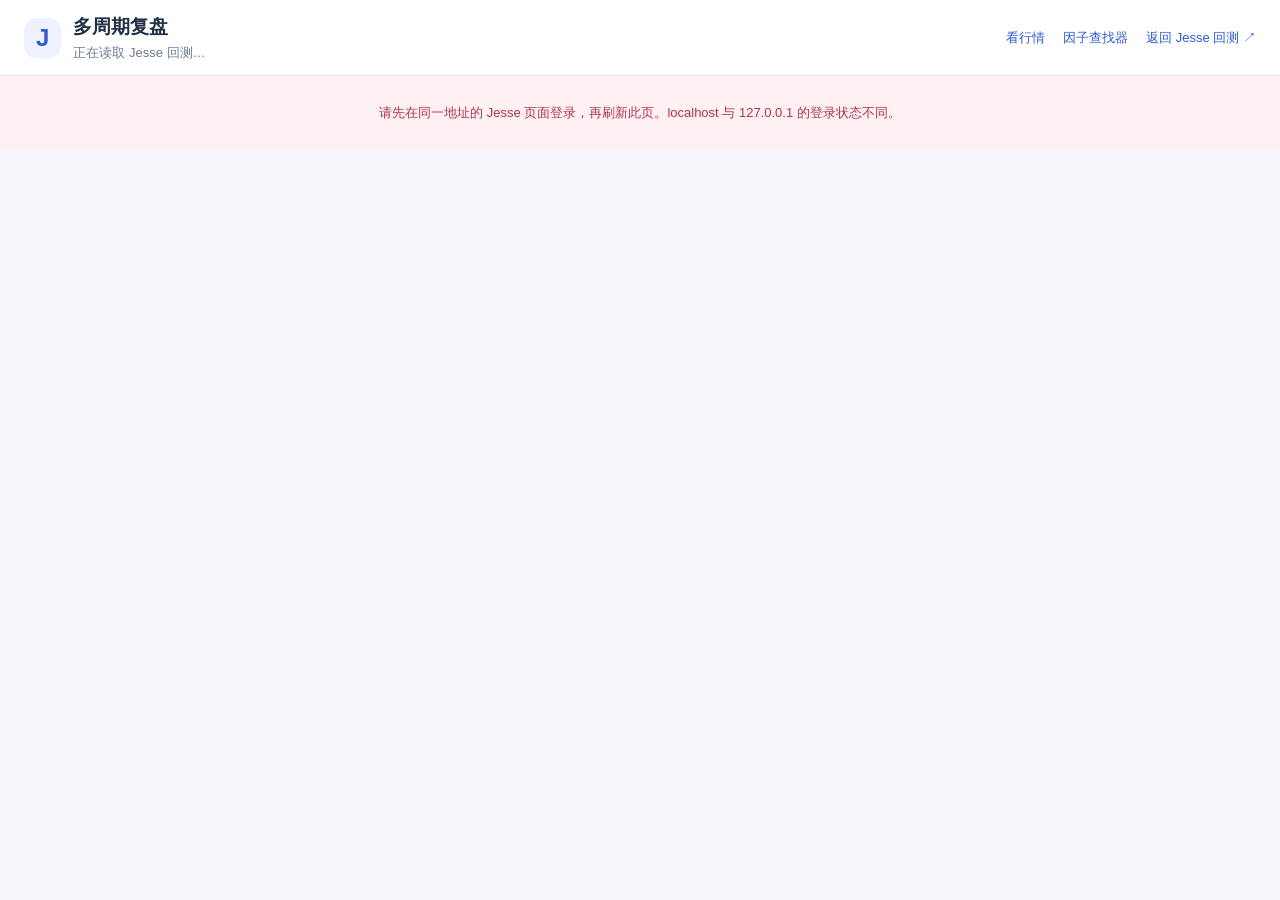
<file: jesse/static/review/index.html>
<!doctype html>
<html lang="zh-CN">
<head>
  <meta charset="utf-8">
  <meta name="viewport" content="width=device-width, initial-scale=1">
  <title>多周期复盘 · Jesse</title>
  <link rel="icon" href="/favicon.ico">
  <link rel="stylesheet" href="./review.css?v=20261118a">
</head>
<body>
  <header>
    <div><span class="brand">J</span><div><h1>多周期复盘</h1><p id="session-title">正在读取 Jesse 回测…</p></div></div>
    <nav class="header-links"><a id="market-link" href="./market.html">看行情</a><a id="finder-link" href="./finder.html">因子查找器</a><a id="dashboard" href="/">返回 Jesse 回测 ↗</a></nav>
  </header>
  <section id="picker" class="picker" aria-label="选择回测" hidden>
    <button id="picker-toggle" type="button" aria-expanded="false" aria-controls="picker-panel">选择回测</button>
    <div id="picker-panel" hidden>
      <input id="picker-search" type="search" placeholder="按标题搜索（回车立即搜索）" aria-label="按标题搜索回测" autocomplete="off">
      <p id="picker-message" role="status"></p>
      <ul id="picker-list" aria-label="回测列表"></ul>
      <button id="picker-more" type="button" hidden>加载更多</button>
    </div>
  </section>
  <div id="status" role="status">正在加载…</div>
  <div id="workspace" hidden>
    <section class="toolbar" aria-label="查看设置">
      <label>交易路由 <select id="route" aria-label="交易路由"></select></label>
      <label>共同时间窗口 <select id="span" aria-label="共同时间窗口"><option value="21600">6 小时</option><option value="43200" selected>12 小时</option><option value="86400">24 小时</option></select></label>
      <button id="previous">← 上一笔</button><button id="next">下一笔 →</button>
      <button id="entry" class="trade-only">定位入场</button><button id="exit" class="trade-only">定位离场</button>
      <button id="snapshot-all" title="截取所有周期图并拼接成一张，可标注后发给 Claude">截全部</button>
      <button id="open-settings" aria-controls="display-settings" aria-expanded="false">周期与指标</button>
      <label><input id="show-values" type="checkbox">显示指标数值</label>
      <label class="toggle"><input id="show-panes" type="checkbox" checked>显示副图</label>
      <label class="trade-only"><input id="all-markers" type="checkbox">显示全部成交</label>
    </section>
    <details id="display-settings" class="display-settings">
      <summary>周期与指标设置 <span>仅影响复盘显示，应用到所有已选周期</span></summary>
      <section aria-label="周期选择">
        <div class="settings-heading"><h2>显示周期 <small>可多选</small></h2><button id="strategy-periods">使用策略配置周期</button></div>
        <div id="timeframe-list" class="timeframe-list"></div>
        <p id="timeframe-note"></p>
      </section>
      <section aria-label="指标设置">
        <div class="settings-heading"><h2>添加主图 / 附图指标</h2><span>SMA / EMA / 布林带叠加主图，其余显示为独立附图</span></div>
        <form id="indicator-form" class="indicator-form">
          <label>指标 <select id="indicator-type" aria-label="指标类型"></select></label>
          <div id="indicator-params" class="indicator-params"></div>
          <label>颜色 <input id="indicator-color" aria-label="指标颜色" type="color" value="#dd9a23"></label>
          <button id="save-indicator" type="submit">添加指标</button>
          <button id="cancel-indicator" type="button" hidden>取消编辑</button>
        </form>
        <div id="indicator-list" class="indicator-list" aria-label="已添加指标"></div>
        <p>参数为当前 K 线周期的根数，例如 EMA20 在 1h 图上表示 20 根小时 K 线。设置保存在当前浏览器。</p>
      </section>
      <p id="settings-message" role="status"></p>
    </details>
    <main>
      <aside>
        <div class="aside-head"><h2><strong id="aside-title">交易记录</strong> <span id="trade-count"></span></h2>
          <select id="sort" class="trade-only" aria-label="交易排序"><option value="recent">时间顺序</option><option value="worst">亏损优先</option><option value="best">盈利优先</option></select>
          <div id="ride-filter" class="ride-filter" aria-label="按周期过滤" hidden></div>
        </div>
        <div id="trades" aria-label="交易列表"></div>
      </aside>
      <section class="review">
        <section class="selection" aria-label="当前交易">
          <div id="signal-bar" class="signal-bar" role="status" hidden><strong id="signal-text"></strong><span id="signal-advice"></span></div>
          <div id="trade-info"></div><strong id="context"></strong>
          <p id="order-info"></p>
          <section id="conditions" class="conditions" aria-label="入场与离场条件" hidden>
            <div class="conditions-head"><h3>入场 / 离场条件</h3><button id="conditions-toggle" type="button" aria-controls="conditions-body" aria-expanded="true">收起</button></div>
            <div id="conditions-body" class="conditions-body"></div>
          </section>
        </section>
        <div class="notice">所选周期与附图时间联动 · 时间统一为 UTC · 蓝色竖线定位事件所在 K 线。图上包含事件后的历史走势；判断信号请看“入场时已收盘”数值。高周期由保存的 1m 数据合成。</div>
        <div id="charts" class="chart-grid"></div>
        <p class="footnote">指标按各周期自己的 K 线计算，参数是该周期的 K 线根数。图例默认显示入场时最后一根已收盘 K 线的数值，鼠标悬停时显示所指 K 线。缺失分钟或不完整的高周期 K 线不绘制；遇到缺口时指标重新预热，开头根数不足时不显示。回测图表没有导出 warmup 历史，所以开头的指标值不可用。卡片顶部的“策略参考 SMA5”与显示设置无关。图表上下文在 1m 收盘后记录，不等同于原始挂单产生时的完整信号。成交时间按 Jesse 回测记录，无法还原分钟内的先后顺序。</p>
      </section>
    </main>
  </div>
  <script type="module">
    // REVIEW_VERSION: change it (and every "?v=" in the .mjs imports and the stylesheet link) whenever
    // any file in this folder changes. tests/review-version.test.mjs checks that they all match.
    const REVIEW_VERSION = '20261118a';
    // Settings live in the project's storage/review-prefs.json too (T-58): bring the server's copy into localStorage
    // *before* the page module reads its own settings, so a new address / computer / browser opens with the saved ones.
    // No login token, or a server that does not answer within 3 seconds, keeps this browser's own settings.
    try {
      const { loadPrefs } = await import(`./prefs-sync.mjs?v=${REVIEW_VERSION}`);
      await loadPrefs();
    } catch (error) {
      console.warn('[prefs] 设置同步未启用：', error);
    }
    import(`./app.mjs?v=${REVIEW_VERSION}`).catch(error => {
      const status = document.getElementById('status');
      status.hidden = false; status.classList.add('error'); status.textContent = `复盘页脚本加载失败：${error.message}`;
    });
  </script>
</body>
</html>
</file>
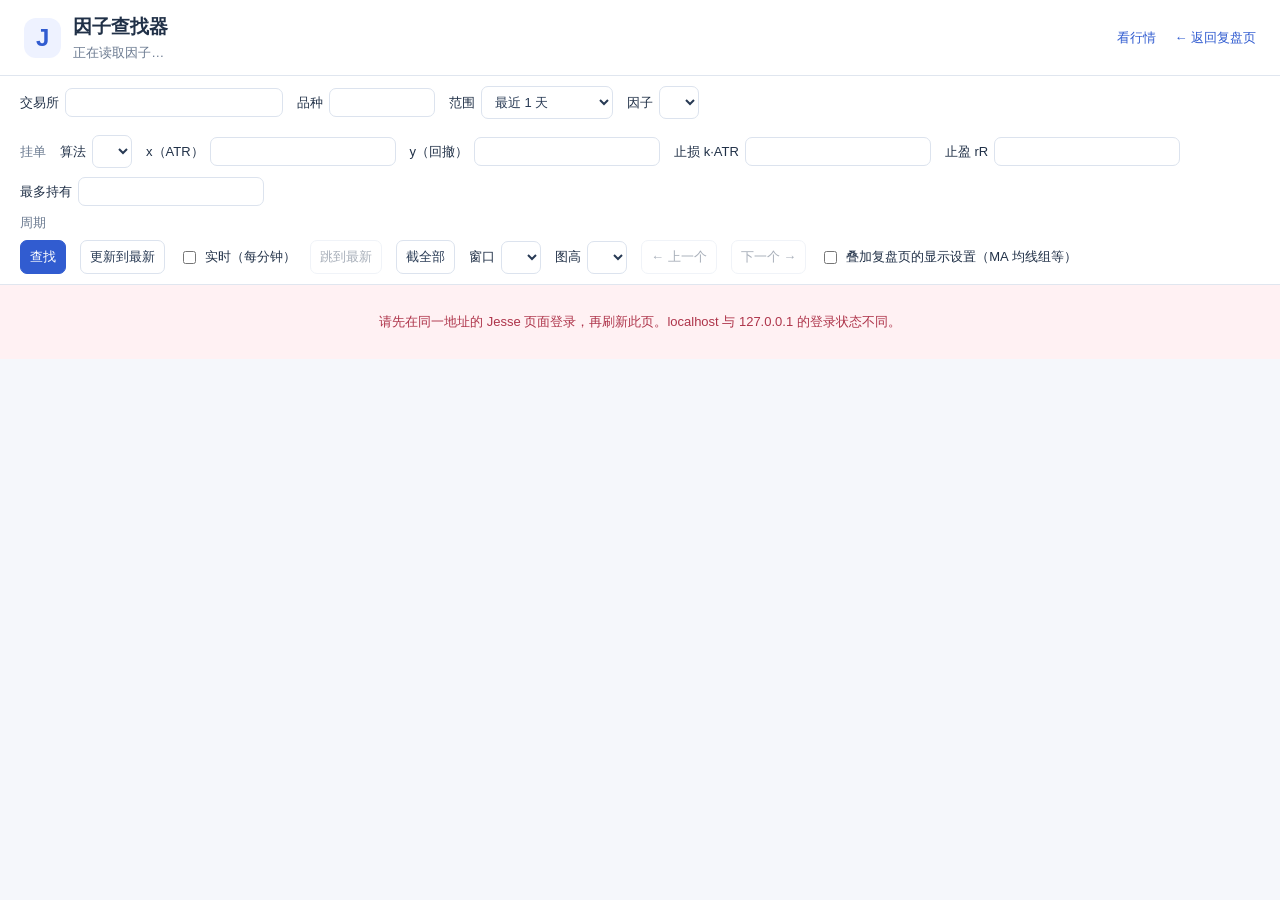
<file: jesse/static/review/finder.html>
<!doctype html>
<html lang="zh-CN">
<head>
  <meta charset="utf-8">
  <meta name="viewport" content="width=device-width, initial-scale=1">
  <title>因子查找器 · Jesse</title>
  <link rel="icon" href="/favicon.ico">
  <link rel="stylesheet" href="./review.css?v=20261118a">
</head>
<body class="signal-mode finder">
  <header>
    <div><span class="brand">J</span><div><h1>因子查找器</h1><p id="data-note">正在读取因子…</p></div></div>
    <div class="header-links"><span id="live-note" class="live-note" hidden></span><a id="market-link" href="./market.html">看行情</a><a id="back" href="./index.html">← 返回复盘页</a></div>
  </header>
  <!-- novalidate: the 挂单 boxes keep their arrow steps (0.05 / 0.1 / 0.5) but defaults like y 0.382 and k 1 (min 0.01) are off that grid, and the browser then refused to submit "查找"; the page clamps every value itself. -->
  <form id="finder-form" class="finder-form" aria-label="查找条件" autocomplete="off" novalidate>
    <div class="finder-row">
      <label>交易所 <input id="f-exchange" aria-label="交易所" size="24"></label>
      <label>品种 <input id="f-symbol" aria-label="品种" size="10"></label>
      <label>范围 <select id="f-range" aria-label="范围">
        <option value="1">最近 1 天</option><option value="3">最近 3 天</option><option value="7">最近 7 天</option>
        <option value="14">最近 14 天</option><option value="30">最近 30 天</option><option value="90">最近 90 天</option><option value="180">最近 180 天</option><option value="365">最近 365 天</option>
        <option value="custom">自定义（UTC）</option></select></label>
      <span id="f-custom" class="finder-custom" hidden>
        <label>开始 <input id="f-start" type="datetime-local" aria-label="开始时间（UTC）"></label>
        <label>结束 <input id="f-finish" type="datetime-local" aria-label="结束时间（UTC），留空为最新"></label>
      </span>
      <label>因子 <select id="f-factor" aria-label="因子"></select></label>
    </div>
    <p id="f-description" class="finder-description"></p>
    <div class="finder-row">
      <span id="f-params" class="finder-params"></span>
    </div>
    <div class="finder-row">
      <span class="finder-label">挂单</span>
      <label>算法 <select id="f-limit-rule" aria-label="挂单价算法"></select></label>
      <label>x（ATR）<input id="f-limit-x" type="number" step="0.05" min="0" aria-label="收盘价往回让 x 倍 ATR"></label>
      <label>y（回撤）<input id="f-limit-y" type="number" step="0.05" min="0" aria-label="回撤 y 倍振幅"></label>
      <label>止损 k·ATR <input id="f-limit-k" type="number" step="0.1" min="0.01" aria-label="止损 ATR 倍数"></label>
      <label>止盈 rR <input id="f-limit-r" type="number" step="0.5" min="0.01" aria-label="止盈 R 倍数"></label>
      <label>最多持有 <input id="f-limit-hold" type="number" step="1" min="1" aria-label="最多持有根数"></label>
    </div>
    <div class="finder-row">
      <span class="finder-label">周期</span><span id="f-timeframes" class="timeframe-list"></span>
    </div>
    <div class="finder-row">
      <button id="f-run" type="submit">查找</button>
      <button id="f-import" type="button">更新到最新</button>
      <label class="finder-live"><input id="f-live" type="checkbox">实时（每分钟）</label>
      <button id="f-latest" type="button" disabled>跳到最新</button>
      <button id="snapshot-all" type="button" title="截取所有周期图并拼接成一张，可标注后发给 Claude">截全部</button>
      <label>窗口 <select id="f-window" aria-label="共同时间窗口"></select></label>
      <label>图高 <select id="f-height" aria-label="K 线图高度"></select></label>
      <button id="previous" type="button" disabled>← 上一个</button><button id="next" type="button" disabled>下一个 →</button>
      <label><input id="f-overlay" type="checkbox">叠加复盘页的显示设置（MA 均线组等）</label>
    </div>
  </form>
  <div id="status" role="status">正在加载…</div>
  <main id="results" hidden>
    <aside>
      <div class="aside-head"><h2><strong id="aside-title">信号区间</strong> <span id="trade-count"></span></h2>
        <button id="ride-latest" class="ride-latest" type="button" disabled title="选中列表里最新的一个区间">最新信号 ↓</button>
        <div id="ride-filter" class="ride-filter" aria-label="按周期过滤"></div>
      </div>
      <div class="label-bar">
        <span id="label-counts" class="label-counts">趋势 好 0 / 坏 0 · 挂单 好 0 / 坏 0 · 未标 0</span>
        <span id="label-filter" class="label-filter" aria-label="按标注过滤"></span>
      </div>
      <!-- 备注本 (T-57): the marks and candle notes below belong to the open book (storage/labels/<名字>.jsonl). The
           picker (bar-notes.mjs) is shared with 看行情 and both pages keep the choice in localStorage. -->
      <div id="label-book" class="book-slot" aria-label="备注本"></div>
      <p class="label-keys">快捷键：g/b 趋势好坏 · f/v 挂单好坏 · 同一个键再按一次取消 · 0 清除两项 · n 备注 · ←→ 翻页</p>
      <p class="bar-note-help">双击图上任意 K 线可写看法</p>
      <div id="note-show" class="label-note-show" role="button" tabindex="0" hidden></div>
      <div id="note-row" class="label-note" hidden>
        <input id="note-input" maxlength="500" aria-label="这个信号的备注" placeholder="备注，回车保存">
        <span id="note-hint" class="label-note-hint"></span>
      </div>
      <div id="trades" aria-label="区间列表"></div>
    </aside>
    <section class="review">
      <section class="selection" aria-label="当前状态">
        <div id="signal-bar" class="signal-bar" role="status"><strong id="signal-text"></strong><span id="signal-advice"></span><span id="bar-note" class="bar-note" hidden></span></div>
        <div id="trade-info"></div>
        <div id="condition" class="finder-condition"><strong id="condition-params"></strong><span id="condition-text"></span></div>
        <div id="limit-summary" class="finder-limit-summary"></div>
      </section>
      <div class="notice">时间统一为 UTC。数据直接来自数据库的 1m K 线（可含今天），信号、挂单、标注和统计只用已收盘的完整 K 线；打开“实时”时，每张图最右边多一根正在形成的 K 线（随成交实时跳动，叠加的均线/布林等指标线的最后一点也跟着变），它只用于显示，不产生信号、不参与挂单和统计；关掉“实时”后它消失，未收盘的高周期 K 线不显示。区间从所选范围的起点开始算，范围之前已经开始的区间会被截断。默认只画 K 线和所骑的均线；均线周期大于范围内已有 K 线根数时，起点附近画不出线。标注、备注和双击 K 线写的备注都存进当前「备注本」（左栏下拉切换，默认 <code>storage/labels/finder-labels.jsonl</code>，与看行情页同一本），Claude 可以直接读 <code>storage/labels/</code> 下的文件。</div>
      <div id="charts" class="chart-grid hide-values"></div>
    </section>
  </main>
  <script type="module">
    // REVIEW_VERSION: change it (and every "?v=" in the .mjs imports and the stylesheet link) whenever
    // any file in this folder changes. tests/review-version.test.mjs checks that they all match.
    const REVIEW_VERSION = '20261118a';
    // Settings live in the project's storage/review-prefs.json too (T-58): bring the server's copy into localStorage
    // *before* the page module reads its own settings, so a new address / computer / browser opens with the saved ones.
    // No login token, or a server that does not answer within 3 seconds, keeps this browser's own settings.
    try {
      const { loadPrefs } = await import(`./prefs-sync.mjs?v=${REVIEW_VERSION}`);
      await loadPrefs();
    } catch (error) {
      console.warn('[prefs] 设置同步未启用：', error);
    }
    import(`./finder.mjs?v=${REVIEW_VERSION}`).catch(error => {
      const status = document.getElementById('status');
      status.hidden = false; status.classList.add('error'); status.textContent = `查找器脚本加载失败：${error.message}`;
    });
  </script>
</body>
</html>
</file>
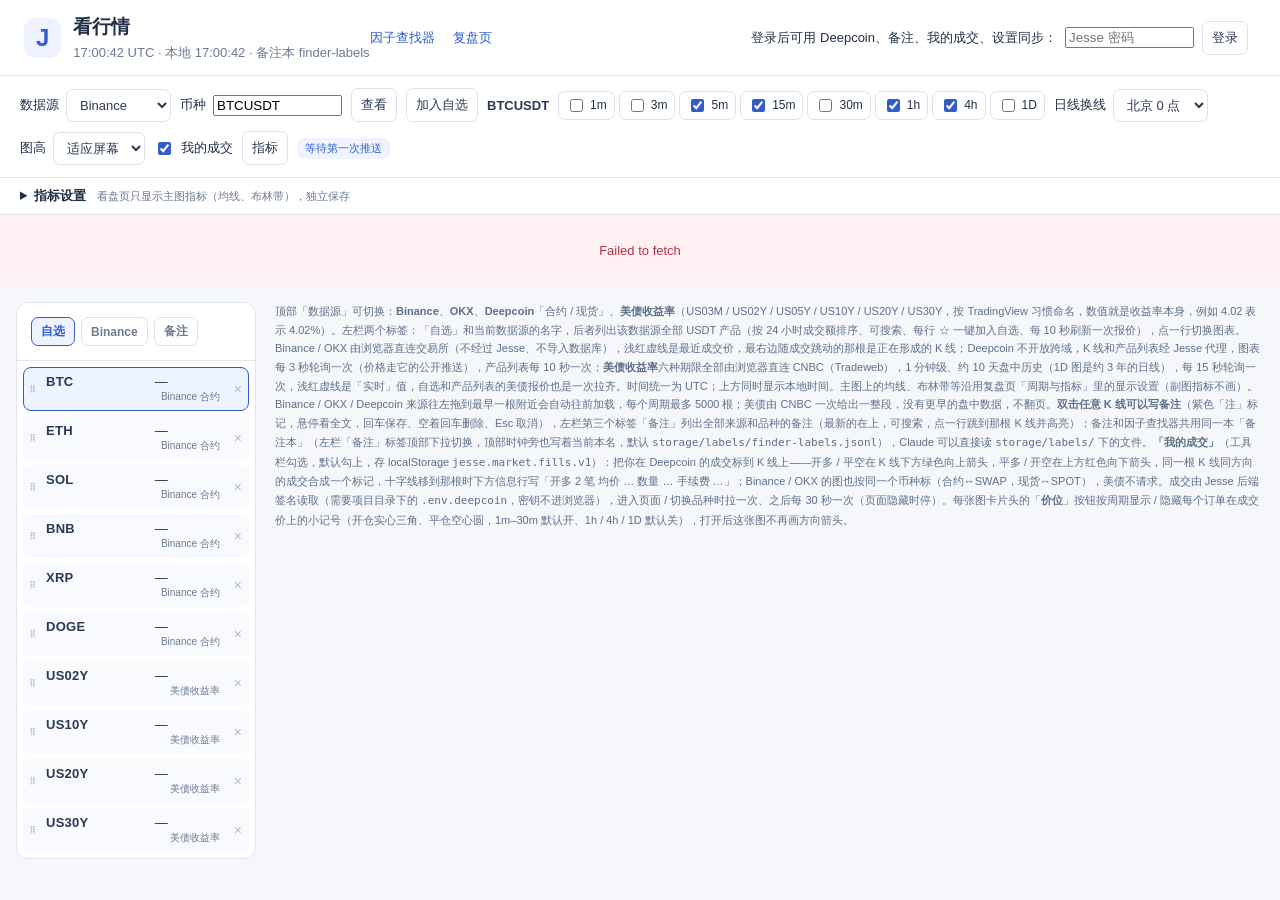
<file: jesse/static/review/market.html>
<!doctype html>
<html lang="zh-CN">
<head>
  <meta charset="utf-8">
  <meta name="viewport" content="width=device-width, initial-scale=1">
  <title>看行情 · Jesse</title>
  <link rel="icon" href="/favicon.ico">
  <link rel="stylesheet" href="./review.css?v=20261118a">
</head>
<body class="market">
  <header>
    <div><span class="brand">J</span><div><h1>看行情</h1><p id="m-clock">正在读取…</p></div></div>
    <nav class="header-links"><a id="finder-link" href="./finder.html">因子查找器</a><a id="back" href="./index.html">复盘页</a></nav>
  </header>
  <!-- novalidate: the symbol box takes btc / BTCUSDT / BTC-USDT / BTC-USDT-SWAP and the page normalizes it itself. -->
  <form id="m-form" class="toolbar market-controls" aria-label="行情设置" autocomplete="off" novalidate>
    <!-- 数据源 switches the whole page (Binance / OKX / Deepcoin / 美债收益率); 合约 | 现货 is a sub-tab of the
         product list on the left, not a source of its own. -->
    <label>数据源 <select id="m-source" aria-label="数据源"></select></label>
    <label>币种 <input id="m-symbol" size="14" placeholder="btc / BTCUSDT / BTC-USDT" aria-label="币种" spellcheck="false"></label>
    <label id="m-yield-label">品种 <select id="m-yield" aria-label="美债品种" hidden></select></label>
    <button id="m-open" type="submit">查看</button>
    <button id="m-add" type="button">加入自选</button>
    <span id="m-last" class="market-last"></span>
    <span id="m-timeframes" class="market-timeframes" aria-label="周期"></span>
    <label>日线换线 <select id="m-day-boundary" aria-label="日线换线">
      <option value="utc8">北京 0 点</option>
      <option value="utc">UTC 0 点</option>
    </select></label>
    <label>图高 <select id="m-height" aria-label="K 线图高度"></select></label>
    <!-- 我的成交 (T-59): the owner's own Deepcoin fills, marked on every crypto chart (contract <-> SWAP, spot <-> SPOT). -->
    <label class="market-fills" title="在 K 线上标出你在 Deepcoin 的成交（需要项目的 .env.deepcoin）"><input id="m-fills" type="checkbox"> 我的成交</label>
    <button id="open-settings" type="button" aria-controls="display-settings" aria-expanded="false">指标</button>
    <span id="m-live-note" class="live-note" hidden></span>
  </form>
  <details id="display-settings" class="display-settings">
    <summary>指标设置 <span>看盘页只显示主图指标（均线、布林带），独立保存</span></summary>
    <section aria-label="指标设置">
      <div class="settings-heading"><h2>添加主图指标</h2><span>看盘页只显示主图指标（均线、布林带）</span></div>
      <form id="indicator-form" class="indicator-form">
        <label>指标 <select id="indicator-type" aria-label="指标类型"></select></label>
        <div id="indicator-params" class="indicator-params"></div>
        <label>颜色 <input id="indicator-color" aria-label="指标颜色" type="color" value="#dd9a23"></label>
        <button id="save-indicator" type="submit">添加指标</button>
        <button id="cancel-indicator" type="button" hidden>取消编辑</button>
      </form>
      <div id="indicator-list" class="indicator-list" aria-label="已添加指标"></div>
      <p>参数为当前 K 线周期的根数，例如 EMA20 在 1h 图上表示 20 根小时 K 线。设置独立保存在当前浏览器。</p>
    </section>
    <p id="settings-message" role="status"></p>
  </details>
  <div id="status" role="status" hidden></div>
  <main id="market-main">
    <aside>
      <!-- 「自选」 and 「<当前数据源>」: the second tab lists every USDT product of the source on screen. -->
      <div class="aside-head">
        <div class="aside-tabs" role="tablist" aria-label="左栏">
          <button type="button" class="aside-tab" data-tab="watch" role="tab" aria-pressed="true">自选</button>
          <button type="button" class="aside-tab" data-tab="products" role="tab" aria-pressed="false">Binance</button>
          <button type="button" class="aside-tab" data-tab="notes" role="tab" aria-pressed="false">备注</button>
        </div>
      </div>
      <div id="watchlist" aria-label="自选列表"></div>
      <div id="products" aria-label="数据源产品列表" hidden>
        <div id="product-markets" class="product-markets" role="tablist" aria-label="合约 / 现货"></div>
        <input id="product-search" class="product-search" type="search" autocomplete="off" spellcheck="false" aria-label="搜索产品" placeholder="搜索，如 sol">
        <div id="product-count" class="product-count"></div>
        <div id="product-list"></div>
        <button id="product-more" class="product-more" type="button" hidden>显示更多</button>
      </div>
      <!-- 备注: every candle note of the open 备注本 (all sources and instruments, newest candle first). A row jumps to
           the chart that holds that candle; the box under the picker filters by the note's text or the instrument. -->
      <div id="notes" aria-label="K 线备注" hidden>
        <!-- 备注本 (T-57): which notebook these notes come from; the picker (bar-notes.mjs) is the finder's control too. -->
        <div id="note-book" class="book-slot" aria-label="备注本"></div>
        <input id="note-search" class="product-search" type="search" autocomplete="off" spellcheck="false" aria-label="搜索备注" placeholder="搜索备注文字或品种">
        <div id="note-count" class="product-count"></div>
        <div id="note-list"></div>
      </div>
    </aside>
    <section class="review">
      <div class="notice">顶部「数据源」可切换：<b>Binance</b>、<b>OKX</b>、<b>Deepcoin</b>「合约 / 现货」、<b>美债收益率</b>（US03M / US02Y / US05Y / US10Y / US20Y / US30Y，按 TradingView 习惯命名，数值就是收益率本身，例如 4.02 表示 4.02%）。左栏两个标签：「自选」和当前数据源的名字，后者列出该数据源全部 USDT 产品（按 24 小时成交额排序、可搜索、每行 ☆ 一键加入自选、每 10 秒刷新一次报价），点一行切换图表。Binance / OKX 由浏览器直连交易所（不经过 Jesse、不导入数据库），浅红虚线是最近成交价，最右边随成交跳动的那根是正在形成的 K 线；Deepcoin 不开放跨域，K 线和产品列表经 Jesse 代理，图表每 3 秒轮询一次（价格走它的公开推送），产品列表每 10 秒一次；<b>美债收益率</b>六种期限全部由浏览器直连 CNBC（Tradeweb），1 分钟级、约 10 天盘中历史（1D 图是约 3 年的日线），每 15 秒轮询一次，浅红虚线是「实时」值，自选和产品列表的美债报价也是一次拉齐。时间统一为 UTC；上方同时显示本地时间。主图上的均线、布林带等沿用复盘页「周期与指标」里的显示设置（副图指标不画）。Binance / OKX / Deepcoin 来源往左拖到最早一根附近会自动往前加载，每个周期最多 5000 根；美债由 CNBC 一次给出一整段，没有更早的盘中数据，不翻页。<b>双击任意 K 线可以写备注</b>（紫色「注」标记，悬停看全文，回车保存、空着回车删除、Esc 取消），左栏第三个标签「备注」列出全部来源和品种的备注（最新的在上，可搜索，点一行跳到那根 K 线并高亮）；备注和因子查找器共用同一本「备注本」（左栏「备注」标签顶部下拉切换，顶部时钟旁也写着当前本名，默认 <code>storage/labels/finder-labels.jsonl</code>），Claude 可以直接读 <code>storage/labels/</code> 下的文件。<b>「我的成交」</b>（工具栏勾选，默认勾上，存 localStorage <code>jesse.market.fills.v1</code>）：把你在 Deepcoin 的成交标到 K 线上——开多 / 平空在 K 线下方绿色向上箭头，平多 / 开空在上方红色向下箭头，同一根 K 线同方向的成交合成一个标记，十字线移到那根时下方信息行写「开多 2 笔 均价 … 数量 … 手续费 …」；Binance / OKX 的图也按同一个币种标（合约↔SWAP，现货↔SPOT），美债不请求。成交由 Jesse 后端签名读取（需要项目目录下的 <code>.env.deepcoin</code>，密钥不进浏览器），进入页面 / 切换品种时拉一次、之后每 30 秒一次（页面隐藏时停）。每张图卡片头的「<b>价位</b>」按钮按周期显示 / 隐藏每个订单在成交价上的小记号（开仓实心三角、平仓空心圆，1m–30m 默认开、1h / 4h / 1D 默认关），打开后这张图不再画方向箭头。</div>
      <div id="charts" class="chart-grid"></div>
    </section>
  </main>
  <script type="module">
    // REVIEW_VERSION: change it (and every "?v=" in the .mjs imports and the stylesheet link) whenever
    // any file in this folder changes. tests/review-version.test.mjs checks that they all match.
    const REVIEW_VERSION = '20261118a';
    // 本页自带登录：没有登录凭证时，页头出现密码框，填一次（和 Jesse 登录是同一个密码、同一个凭证），不必去 Jesse 主页登录。
    // 凭证和主页共用 localStorage 的 `main` 键，所以这里登录后主页也是已登录。
    const hasToken = () => { try { return !!JSON.parse(localStorage.getItem('main') ?? '{}').authToken; } catch { return false; } };
    if (!hasToken()) {
      const form = document.createElement('form');
      form.style.cssText = 'display:flex;gap:8px;align-items:center;margin-left:auto;font-size:13px';
      form.innerHTML = '<span>登录后可用 Deepcoin、备注、我的成交、设置同步：</span><input type="password" placeholder="Jesse 密码" aria-label="密码" size="14" autocomplete="current-password"><button type="submit">登录</button><span class="login-msg" style="color:#e5484d"></span>';
      form.addEventListener('submit', async event => {
        event.preventDefault();
        const msg = form.querySelector('.login-msg');
        msg.textContent = '';
        try {
          const response = await fetch('/auth/login', { method: 'POST', headers: { 'Content-Type': 'application/json' },
            body: JSON.stringify({ password: form.querySelector('input').value }) });
          if (response.status === 401) { msg.textContent = '密码不对'; return; }
          if (!response.ok) { msg.textContent = `登录失败（HTTP ${response.status}）`; return; }
          const { auth_token: authToken } = await response.json();
          let main = {};
          try { main = JSON.parse(localStorage.getItem('main') ?? '{}') ?? {}; } catch { /* start fresh */ }
          localStorage.setItem('main', JSON.stringify({ ...main, authToken }));
          location.reload();
        } catch (error) { msg.textContent = `连不上 Jesse：${error.message}`; }
      });
      document.querySelector('header').append(form);
    }
    // Settings live in the project's storage/review-prefs.json too (T-58): bring the server's copy into localStorage
    // *before* the page module reads its own settings, so a new address / computer / browser opens with the saved ones.
    // No login token, or a server that does not answer within 3 seconds, keeps this browser's own settings.
    try {
      const { loadPrefs } = await import(`./prefs-sync.mjs?v=${REVIEW_VERSION}`);
      await loadPrefs();
    } catch (error) {
      console.warn('[prefs] 设置同步未启用：', error);
    }
    import(`./market.mjs?v=${REVIEW_VERSION}`).catch(error => {
      const status = document.getElementById('status');
      status.hidden = false; status.classList.add('error'); status.textContent = `看行情页脚本加载失败：${error.message}`;
    });
  </script>
</body>
</html>
</file>
<file: jesse/static/review/review.css>
:root{font-family:Inter,-apple-system,BlinkMacSystemFont,"Segoe UI","PingFang SC",sans-serif;color:#203047;background:#f5f7fb;font-size:13px}*{box-sizing:border-box}body{margin:0}header{height:76px;padding:14px 24px;background:white;border-bottom:1px solid #e0e6ef;display:flex;align-items:center;justify-content:space-between}header>div{display:flex;align-items:center;gap:12px}.brand{font-size:24px;font-weight:800;color:#315cd0;background:#eef2ff;border-radius:12px;padding:6px 12px}h1{font-size:19px;margin:0 0 4px}p{margin:0;color:#6c7b91}a{color:#315cd0;text-decoration:none}button,select{border:1px solid #dce3ee;border-radius:7px;background:white;color:#283a54;padding:7px 9px;font:inherit}button{cursor:pointer}button:hover{background:#edf3ff;border-color:#91b0ef}button:disabled{opacity:.4;cursor:default}button:focus-visible,select:focus-visible,a:focus-visible{outline:2px solid #315cd0;outline-offset:2px}.toolbar{display:flex;align-items:center;flex-wrap:wrap;gap:9px;padding:12px 20px;background:#fff;border-bottom:1px solid #e0e6ef}.toolbar label{display:flex;gap:7px;align-items:center}.toolbar .toggle{margin-left:auto}main{display:grid;grid-template-columns:240px minmax(0,1fr);gap:16px;padding:16px}aside{background:white;border:1px solid #e0e6ef;border-radius:12px;overflow:hidden;align-self:start;position:sticky;top:12px}.aside-head{padding:14px;border-bottom:1px solid #e0e6ef;display:flex;gap:8px;align-items:center;flex-wrap:wrap}h2{font-size:14px;margin:0}.aside-head span{color:#6c7b91;font-weight:400}.aside-head select{width:100%}#trades{overflow:auto;max-height:calc(100vh - 240px);padding:7px}.trade{display:block;width:100%;text-align:left;padding:10px;margin-bottom:6px;border:1px solid transparent;background:#f8fafd}.trade[aria-pressed=true]{border-color:#315cd0;background:#edf3ff}.trade>div{display:flex;justify-content:space-between;gap:5px}.trade small{display:block;color:#738299;margin-top:5px;font-size:11px}.positive{color:#008268}.negative{color:#c73f58}.review{min-width:0}.selection{padding:13px 16px;background:white;border:1px solid #e0e6ef;border-radius:10px;display:flex;flex-wrap:wrap;gap:7px 18px;align-items:center;margin-bottom:9px}#trade-info{font-size:14px;font-weight:600}#context{color:#315cd0;margin-left:auto}#order-info{flex-basis:100%;font-size:12px;line-height:1.5}.notice{font-size:11px;line-height:1.7;color:#5e6f88;padding:0 3px 9px}.chart-grid{display:grid;grid-template-columns:repeat(2,minmax(0,1fr));gap:12px}.chart-card{background:white;border:1px solid #dfe6f0;border-radius:11px;overflow:hidden;min-width:0}.chart-card.chosen{border-color:#6d8ce0;box-shadow:0 0 0 1px #6d8ce022}.chart-head{padding:11px 12px 8px}.chart-head h3{font-size:14px;margin:0 0 6px;display:flex;gap:8px;align-items:center}.chart-head h3 span{font-size:10px;font-weight:400;border-radius:4px;background:#eef3ff;color:#315cd0;padding:2px 5px}.closed-summary{font-size:10px;line-height:1.6;color:#65758b;min-height:32px}.chart-host{height:245px;position:relative}.event-line{pointer-events:none;position:absolute;top:2px;bottom:28px;width:1px;background:#315cd0;z-index:3;opacity:.65}.chart-meta{font-size:10px;padding:5px 12px 9px;color:#8996aa}.footnote{font-size:11px;line-height:1.6;padding:11px 3px}#status{padding:28px;text-align:center;color:#60718c}#status.error{color:#ae344a;background:#fff1f3}#status[hidden],#workspace[hidden]{display:none}@media(min-height:1000px){.chart-host{height:320px}}@media(max-width:950px){main{grid-template-columns:195px minmax(0,1fr);gap:10px;padding:10px}.chart-grid{gap:8px}.chart-head{padding:8px}.chart-host{height:225px}.toolbar{padding:10px}.selection{padding:10px}}@media(max-width:700px){header{padding:12px;height:auto}header p{max-width:220px;font-size:10px}main{grid-template-columns:1fr}aside{position:static}#trades{display:flex;max-height:none;overflow-x:auto}.trade{min-width:190px;max-width:190px;margin:0 5px 0 0}.aside-head{padding:8px;flex-wrap:nowrap}.aside-head select{width:auto;margin-left:auto}.chart-grid{grid-template-columns:1fr}.chart-host{height:260px}.toolbar .toggle{margin-left:0}#context{margin-left:0}}
/* Keep all four panels visible on the desktop browser's shorter viewport. */
@media(min-width:951px) and (max-height:900px){.chart-host{height:185px}.chart-head{padding:8px 10px 5px}.closed-summary{min-height:28px}.chart-meta{padding:4px 10px 6px}}
main[hidden]{display:none}
/* Indicator legends, separate indicator panes and timeframes without data. */
.chart-head h3 span+span{margin-left:-3px}.legend{font-size:10px;line-height:1.5;color:#4d5f7a;min-height:15px;font-variant-numeric:tabular-nums}.pane{border-top:1px solid #edf0f5}.pane-head{font-size:10px;line-height:1.4;padding:4px 12px 0;color:#4d5f7a;font-variant-numeric:tabular-nums}.pane.no-data .pane-head{color:#ae344a}.pane-host{height:92px;position:relative}.pane .event-line{bottom:2px}.chart-card.empty .chart-host{display:flex;align-items:center;justify-content:center;padding:24px;text-align:center;color:#ae344a;font-size:12px;line-height:1.6;background:#fff8f9}
.display-settings{background:#fff;border-bottom:1px solid #e0e6ef;padding:0 20px}.display-settings>summary{cursor:pointer;padding:9px 0;font-weight:600}.display-settings>summary span{font-weight:400;color:#6c7b91;margin-left:8px;font-size:11px}.display-settings[open]{padding-bottom:12px}.display-settings section{padding:8px 0;border-top:1px solid #f0f3f8}.settings-heading{display:flex;align-items:center;gap:10px;flex-wrap:wrap;margin-bottom:8px}.settings-heading span,.settings-heading small{color:#6c7b91;font-weight:400;font-size:11px}.timeframe-list{display:flex;flex-wrap:wrap;gap:6px}.timeframe-list label{display:flex;align-items:center;gap:4px;border:1px solid #dce3ee;border-radius:7px;padding:5px 8px;cursor:pointer}.timeframe-list small{font-size:9px;color:#315cd0;background:#eef3ff;border-radius:3px;padding:1px 3px}#timeframe-note,.display-settings section>p{font-size:11px;margin-top:6px}.indicator-form{display:flex;flex-wrap:wrap;align-items:center;gap:8px}.indicator-form label,.indicator-params label{display:flex;align-items:center;gap:5px}.indicator-params{display:flex;gap:8px;flex-wrap:wrap}.indicator-params input{width:70px;border:1px solid #dce3ee;border-radius:7px;padding:6px}.indicator-form input[type=color]{width:34px;height:30px;padding:2px;border:1px solid #dce3ee;border-radius:7px;background:#fff}.indicator-list{display:flex;flex-direction:column;gap:5px;margin-top:9px;font-size:12px;color:#6c7b91}.indicator-row{display:flex;align-items:center;gap:8px;color:#203047}.indicator-row button{padding:3px 8px;font-size:11px}.indicator-swatch{width:12px;height:12px;border-radius:3px;display:inline-block}#settings-message{color:#ae344a;font-size:12px;min-height:0}
@media(min-width:951px) and (max-height:900px){.pane-host{height:72px}}
/* MA group: wrapping title tags, colour swatches, 12-row editor. */
.chart-head h3{flex-wrap:wrap}.chart-head h3 span.ma-tag{display:inline-flex;align-items:center;flex-wrap:wrap}.ma-dot{display:inline-block;width:8px;height:8px;border-radius:2px;margin:0 2px 0 1px}.legend-item{white-space:nowrap}.ma-rows{display:grid;grid-template-columns:repeat(auto-fill,minmax(150px,1fr));gap:6px;width:100%}.ma-row{border:1px solid #dce3ee;border-radius:7px;padding:4px 7px}.ma-row input[type=number]{width:70px}.indicator-swatches{display:inline-flex;gap:2px;flex-wrap:wrap;max-width:90px}
.indicator-form label[hidden]{display:none}.indicator-params.ma-params{flex-basis:100%;order:1;flex-direction:column;align-items:flex-start}
/* Backtest picker. */
.picker{background:#fff;border-bottom:1px solid #e0e6ef;padding:9px 20px}.picker[hidden],#picker-panel[hidden],#picker-more[hidden]{display:none}#picker-panel{margin-top:9px;max-width:760px}#picker-search{width:100%;border:1px solid #dce3ee;border-radius:7px;padding:7px 9px;font:inherit}#picker-message{font-size:11px;margin:6px 0}#picker-message.error{color:#ae344a}#picker-list{list-style:none;margin:0 0 8px;padding:0;max-height:340px;overflow:auto;border:1px solid #edf0f5;border-radius:8px}#picker-list li+li{border-top:1px solid #edf0f5}.session-item{display:block;width:100%;text-align:left;border:0;border-radius:0;background:#fff;padding:8px 10px}.session-item[aria-current=true]{background:#edf3ff}.session-item:disabled{opacity:.55}.session-item strong{display:block;font-size:13px;overflow-wrap:anywhere}.session-item small{display:flex;flex-wrap:wrap;gap:3px 12px;margin-top:3px;font-size:11px;color:#6c7b91}
/* Indicator values: hidden by default. */
.chart-grid.hide-values .closed-summary,.chart-grid.hide-values .legend{display:none}

/* Entry / exit conditions of the selected trade. */
.conditions{flex-basis:100%;border-top:1px solid #edf0f5;padding-top:8px}.conditions[hidden],.conditions-body[hidden]{display:none}.conditions-head{display:flex;align-items:center;gap:10px}.conditions-head h3{font-size:13px;margin:0}.conditions-head button{padding:2px 8px;font-size:11px}.conditions-body{display:grid;grid-template-columns:repeat(2,minmax(0,1fr));gap:8px 24px;margin-top:6px;font-size:12px}.conditions-body>p{grid-column:1/-1}.condition-block h4{font-size:12px;margin:0 0 4px;color:#315cd0}.condition-block dl{display:grid;grid-template-columns:auto 1fr;gap:2px 10px;margin:0}.condition-block dt{color:#6c7b91}.condition-block dd{margin:0;font-variant-numeric:tabular-nums}@media(max-width:700px){.conditions-body{grid-template-columns:1fr}}

/* Signal mode (backtest with extra_charts.ride): ride list in place of the trade list, status bar on top. */
.trade-only[hidden]{display:none}.signal-mode .trade-only{display:none}
.aside-head .ride-filter{display:flex;flex-wrap:wrap;gap:4px 10px;width:100%;color:#203047}.ride-filter[hidden]{display:none}.ride-filter label{display:flex;gap:4px;align-items:center;cursor:pointer}
.aside-head #aside-title{font-size:14px}
.aside-head .ride-latest{margin-left:auto;padding:3px 8px;font-size:12px;white-space:nowrap}
.ride{content-visibility:auto;contain-intrinsic-size:auto 52px}.ride strong{font-weight:600}.ride .up{color:#008268}.ride .down{color:#c73f58}.ride small{white-space:nowrap}.rides-empty{padding:10px;color:#6c7b91;font-size:12px}
.signal-bar{flex-basis:100%;display:flex;flex-wrap:wrap;gap:4px 14px;align-items:baseline;font-size:15px}.signal-bar[hidden]{display:none}.signal-bar #signal-text{font-variant-numeric:tabular-nums}.signal-bar #signal-advice{color:#c73f58;font-weight:600}

/* Factor finder page (finder.html). */
.finder-form{background:#fff;border-bottom:1px solid #e0e6ef;padding:10px 20px;display:flex;flex-direction:column;gap:8px}.finder-row{display:flex;flex-wrap:wrap;align-items:center;gap:9px 14px}.finder-row label,.finder-custom,.finder-params,.finder-params label{display:flex;align-items:center;gap:6px}.finder-params{flex-wrap:wrap;gap:8px 16px}.finder-form input:not([type=checkbox]){border:1px solid #dce3ee;border-radius:7px;padding:6px 8px;font:inherit}.finder-params input{width:78px}.finder-label{color:#6c7b91}.finder-description{font-size:12px}.finder-description:empty{display:none}.finder-custom[hidden]{display:none}#f-run{background:#315cd0;border-color:#315cd0;color:#fff}#f-run:hover{background:#2a4fb8}#f-run:disabled{opacity:.5}
.finder #results[hidden]{display:none}.finder .selection{flex-direction:column;align-items:flex-start}.finder #trade-info{font-size:13px;font-weight:400;color:#4d5f7a}
.signal-bar #signal-advice{flex-basis:100%}
.header-links{display:flex;gap:18px;align-items:center}
/* Status bar keeps a fixed height while hovering (no layout shift): single-line text, advice line always present. */
.signal-bar #signal-text{white-space:nowrap;overflow:hidden;text-overflow:ellipsis;max-width:100%}.signal-bar #signal-advice{min-height:1.4em}.signal-bar #signal-advice.calm{color:#6c7b91;font-weight:400}
.finder #trade-info{min-height:1.4em;white-space:nowrap;overflow:hidden;text-overflow:ellipsis;max-width:100%}
.finder-condition{display:flex;flex-direction:column;gap:2px;font-size:12px;color:#4d5f7a;border-top:1px dashed #e0e6ef;padding-top:6px;width:100%}.finder-condition strong{font-weight:600;color:#2b3a52}
.finder-limit-summary{display:flex;flex-direction:column;gap:2px;font-size:12px;color:#4d5f7a;font-variant-numeric:tabular-nums;width:100%}.finder-limit-summary:empty{display:none}.finder-limit-summary strong{font-weight:600;color:#2b3a52}.finder-limit-list{display:flex;flex-wrap:wrap;gap:2px 14px}
/* "A" auto-fit button in the bottom-right corner of a candle chart (where the price and time scales meet). */
.price-fit{position:absolute;right:4px;bottom:4px;z-index:4;width:22px;height:20px;padding:0;font-size:11px;font-weight:600;line-height:18px;color:#5e6f88;background:#fff;border:1px solid #dce3ee;border-radius:4px}.price-fit[aria-pressed=true]{color:#fff;background:#315cd0;border-color:#315cd0}

:root[data-chart-h] .chart-host{height:var(--chart-h)}

/* Chart snapshots: the 「截图」 button in a card title and the full-screen annotator (snapshot.mjs). */
.chart-head h3 .snapshot-btn{margin-left:auto;flex:none;padding:1px 7px;font-size:11px;font-weight:400}.chart-head h3 .snapshot-btn:hover{background:#edf3ff}
.snapshot-annotator{position:fixed;inset:0;z-index:40;display:flex;flex-direction:column;background:#0b1220;color:#e6ebf5;font-size:13px}
.snapshot-top{padding:8px 10px;background:#131c2e;border-bottom:1px solid #24314a;display:flex;flex-direction:column;gap:7px}
.snapshot-tools{display:flex;flex-wrap:wrap;align-items:center;gap:6px}
.snapshot-tools button{min-height:34px;padding:5px 10px;background:#1d2942;border:1px solid #2b3a56;color:#e6ebf5;border-radius:7px}
.snapshot-tools button:hover{background:#26344f;border-color:#3b4f74}
.snapshot-tools button[aria-pressed=true]{background:#315cd0;border-color:#315cd0;color:#fff}
.snapshot-tools .snapshot-color{width:34px;padding:0;border-radius:17px;border:2px solid #2b3a56}
.snapshot-tools .snapshot-color[aria-pressed=true]{box-shadow:0 0 0 2px #fff}
.snapshot-tools .snapshot-sep{width:1px;height:22px;background:#2b3a56;margin:0 3px}
.snapshot-tools .snapshot-spacer{flex:1}
.snapshot-tools .snapshot-close{background:#7a2233;border-color:#96303f}
.snapshot-note{display:flex;align-items:center;gap:8px;color:#9fb0c9}
.snapshot-note input{flex:1;max-width:520px;padding:6px 8px;border-radius:7px;border:1px solid #2b3a56;background:#0b1220;color:#e6ebf5;font:inherit}
.snapshot-message{color:#9ae6b4;min-height:1.3em}
.snapshot-message.error{color:#ffb4c0}
.snapshot-stage{flex:1;display:flex;align-items:center;justify-content:center;padding:10px;overflow:auto}
.snapshot-frame{position:relative;background:#fff;box-shadow:0 6px 24px #0008;touch-action:none}
.snapshot-frame canvas{position:absolute;inset:0;width:100%;height:100%;display:block;touch-action:none}
.snapshot-overlay{cursor:crosshair}
.snapshot-text-input{position:absolute;z-index:2;padding:2px 4px;border:1px dashed #315cd0;background:#ffffffe6;color:#101828;font:inherit}
@media(max-width:700px){.snapshot-tools button{min-height:40px;padding:7px 11px;font-size:14px}.snapshot-tools .snapshot-color{width:40px;border-radius:20px}.snapshot-note input{max-width:none}}
.chart-grid.has-maximized{grid-template-columns:minmax(0,1fr)}
.chart-grid.has-maximized>.chart-card:not(.maximized){display:none}
.chart-grid.has-maximized>.chart-card.maximized .chart-host{height:max(260px,calc(100vh - 130px))}
.chart-head h3 .maximize-btn{margin-left:4px}
/* 价位 (T-62): the per-timeframe switch next to 截图 / 放大, pressed the way the other toggles look. */
.chart-head h3 .fill-prices-btn{margin-left:4px}
.chart-head h3 .snapshot-btn[aria-pressed=true]{background:#edf3ff;border-color:#315cd0;color:#315cd0}
.chart-head h3 .snapshot-btn:disabled{background:#fff;border-color:#dce3ee;color:#283a54}

/* Signal labels (labels.mjs, POST /review/label): counts + filter + shortcut line above the list, the 势 / 挂 marks
   in every row, and the one-line note box opened with `n`. */
.label-bar{display:flex;flex-wrap:wrap;align-items:center;gap:4px 10px;padding:8px 12px 0;font-size:12px;color:#4d5f7a;font-variant-numeric:tabular-nums}
.label-counts{font-weight:600;color:#2b3a52}
.label-filter{display:flex;gap:4px;margin-left:auto}
.label-filter button{padding:2px 8px;font-size:11px}
.label-filter button[aria-pressed=true]{background:#edf3ff;border-color:#315cd0;color:#315cd0}
.label-keys{padding:3px 12px 8px;font-size:10px;line-height:1.5;color:#8996aa;border-bottom:1px solid #e0e6ef}
.label-note{display:flex;align-items:center;gap:6px;padding:0 12px 8px}
.label-note[hidden]{display:none}
.label-note-show{margin:0 12px 8px;padding:5px 8px;border-radius:7px;background:#fff8e6;color:#6b5418;font-size:12px;line-height:1.45;cursor:pointer;word-break:break-all}
.label-note-show[hidden]{display:none}
.label-note-text{display:block;margin-top:2px;color:#9a7a20;white-space:nowrap;overflow:hidden;text-overflow:ellipsis}
.label-note input{flex:1;min-width:0;border:1px solid #dce3ee;border-radius:7px;padding:5px 7px;font:inherit;font-size:12px}
.label-note-hint{font-size:10px;line-height:1.4;color:#c73f58;max-width:52%}
.label-marks{float:right;display:inline-flex;gap:5px;margin-left:6px}
.label-mark{font-weight:700}
.label-mark.good{color:#008268}
.label-mark.bad{color:#c73f58}

/* Candle notes (labels.mjs / `kind=bar` rows): the 「注」 square on a noted candle, the one-line box that a
   double-click opens at the top of a card, the hint line above the list and the full note in the status bar. */
.bar-note-row{display:flex;align-items:center;gap:6px;padding:0 12px 7px}
.bar-note-row[hidden]{display:none}
.bar-note-title{font-size:11px;font-weight:600;color:#5b3fb0;white-space:nowrap}
.bar-note-row input{flex:1;min-width:0;border:1px solid #b89af0;border-radius:7px;padding:5px 7px;font:inherit;font-size:12px}
.bar-note-row input:focus{outline:2px solid #7c3aed;outline-offset:0}
.bar-note-hint{font-size:10px;line-height:1.4;color:#c73f58;max-width:40%}
.bar-note-help{padding:0 12px 6px;font-size:10px;line-height:1.5;color:#8996aa}
.signal-bar .bar-note{flex-basis:100%;font-size:12px;color:#5b3fb0;white-space:nowrap;overflow:hidden;text-overflow:ellipsis;max-width:100%}
.signal-bar .bar-note[hidden]{display:none}

/* 「实时（每分钟）」: the checkbox next to 更新到最新, the small "last update" chip in the header corner, and the
   three-second highlight of a signal the last live round found for the first time. */
.finder-live{gap:4px}.finder-live input{accent-color:#315cd0}
.live-note{font-size:11px;color:#315cd0;background:#eef3ff;border-radius:7px;padding:3px 8px;font-variant-numeric:tabular-nums}
.live-note[hidden]{display:none}
@keyframes ride-fresh{from{background:#fff5d6;box-shadow:inset 3px 0 0 #e0a800}to{background:#f8fafd;box-shadow:none}}
.ride.fresh{animation:ride-fresh 3s ease-out}

/* Market page (market.html): the watchlist in a narrow left column, the multi-timeframe chart grid on the right.
   The charts reuse the finder's card grid, cards and snapshots; only the sidebar rows and the controls are new. */
.market main{grid-template-columns:240px minmax(0,1fr)}
.market-controls .market-last{font-weight:600;color:#2b3a52;font-variant-numeric:tabular-nums}
/* 我的成交 (T-59): the checkbox next to 图高 that draws the owner's own Deepcoin fills on the crypto charts. */
.market-fills input{accent-color:#315cd0}
/* A hidden control (the symbol box while the yields are selected) must not inherit the toolbar's flex display. */
.market-controls label[hidden],.market-controls input[hidden],.market-controls select[hidden]{display:none}
.watch-tag{margin-left:5px;font-size:9px;font-weight:400;color:#315cd0;background:#eef3ff;border-radius:3px;padding:1px 4px;vertical-align:1px;display:inline-block;white-space:normal}
.market-timeframes{display:flex;flex-wrap:wrap;gap:4px}
.market-timeframes label{display:flex;align-items:center;gap:4px;border:1px solid #dce3ee;border-radius:7px;padding:4px 7px;cursor:pointer;font-size:12px}
.market-timeframes input{accent-color:#315cd0}
.aside-tabs{display:flex;flex-wrap:wrap;gap:6px;width:100%}
.aside-tab{border:1px solid #dce3ee;background:#fff;padding:5px 9px;font-size:12px;font-weight:600;color:#6c7b91;border-radius:7px;max-width:50%;overflow:hidden;text-overflow:ellipsis;white-space:nowrap}
.aside-tab[aria-pressed=true]{background:#edf3ff;border-color:#315cd0;color:#315cd0}
#watchlist{padding:6px;display:flex;flex-direction:column;gap:5px;max-height:calc(100vh - 200px);overflow:auto}
/* The product list of the source on screen: 合约 / 现货 sub-tabs, a search box over the whole list, and rows that
   carry a ☆ that adds the instrument to the watchlist. It can hold a thousand rows, so it draws a page at a time. */
#products{padding:6px;display:flex;flex-direction:column;gap:6px;max-height:calc(100vh - 200px);overflow:auto}
#products[hidden]{display:none}
.product-markets{display:flex;gap:5px}
.product-markets[hidden]{display:none}
.product-market{border:1px solid #dce3ee;background:#fff;padding:4px 9px;font-size:12px;border-radius:7px}
.product-market[aria-pressed=true]{background:#edf3ff;border-color:#315cd0;color:#315cd0}
.product-search{width:100%;border:1px solid #dce3ee;border-radius:7px;padding:5px 7px;font:inherit;font-size:12px}
.product-count{font-size:10px;color:#8996aa}
#product-list{display:flex;flex-direction:column;gap:4px}
.product-row .watch-main{padding:5px 6px}
.product-star{border:0;background:transparent;color:#b0bcce;padding:0 7px;font-size:14px;line-height:1}
.product-star:hover{color:#e0a800;background:transparent}
.product-star.on{color:#e0a800}
.product-more{font-size:11px;padding:4px 8px}
.product-more[hidden]{display:none}
.watch-row{display:flex;align-items:stretch;border:1px solid transparent;border-radius:8px;background:#f8fafd}
.watch-row[aria-pressed=true]{border-color:#315cd0;background:#edf3ff}
.watch-main{flex:1;min-width:0;display:flex;flex-direction:column;align-items:flex-start;gap:1px;border:0;background:transparent;padding:6px 8px;text-align:left}
.watch-main:hover{border-color:transparent;background:transparent}
.watch-main strong{font-size:12px;letter-spacing:.03em}
.watch-quote{display:flex;flex-direction:column;width:100%;font-variant-numeric:tabular-nums}
.watch-last{font-size:12px;color:#203047}
.watch-change{font-size:11px;color:#8996aa}
.watch-change.up{color:#008268}
.watch-change.down{color:#c73f58}
.watch-del{border:0;background:transparent;color:#b0bcce;padding:0 6px;font-size:14px;line-height:1}
.watch-del:hover{color:#c73f58;background:transparent}
.market .chart-meta{font-variant-numeric:tabular-nums;white-space:nowrap;overflow:hidden;text-overflow:ellipsis}
@media(max-width:950px){.market main{grid-template-columns:215px minmax(0,1fr)}}
@media(max-width:700px){.market main{grid-template-columns:1fr}#watchlist{flex-direction:row;overflow-x:auto;max-height:none}.watch-row{min-width:126px}#products{max-height:none}#notes{max-height:none}}
/* The market page lists (自选 / product list) set display:flex, which would override the hidden attribute and leave
   both lists stacked (2026-11-16): hidden always wins there. */
.market aside [hidden],aside [hidden]{display:none !important}
/* 备注 tab (T-56): every candle note of the label file, newest candle first; a row jumps to the chart that holds it. */
#notes{padding:6px;display:flex;flex-direction:column;gap:6px;max-height:calc(100vh - 200px);overflow:auto}
#notes[hidden]{display:none}
#note-list{display:flex;flex-direction:column;gap:4px}
.note-row{display:flex;flex-direction:column;align-items:flex-start;gap:2px;width:100%;text-align:left;border:1px solid #ece5fb;background:#faf8ff;border-radius:8px;padding:6px 7px}
.note-row:hover{background:#f5f0ff;border-color:#c9b4f5}
.note-row strong{font-size:11px;font-weight:600;color:#5b3fb0;overflow-wrap:anywhere}
.note-row small{font-size:11px;color:#4d5f7a;overflow-wrap:anywhere}
.notes-empty{font-size:11px;line-height:1.5;color:#8996aa;margin:0;padding:2px}
/* The note of the candle under the pointer, in the purple of the finder's status bar. */
.bar-note-text{color:#5b3fb0}
.watch-drag{display:flex;align-items:center;padding:0 2px 0 5px;color:#b0bcce;cursor:grab;touch-action:none;user-select:none;font-size:13px}.watch-drag:hover{color:#315cd0}.watch-row.dragging{opacity:.6;border-color:#91b0ef}

/* 备注本 (T-57): the book picker above the finder's label counts and above the market page's 备注 search, plus the
   inline 新建 row (one input inside the page — never window.prompt) and the two lines beside it (an error, and the
   notice that a book is gone). */
.book-slot{display:flex;align-items:center;flex-wrap:wrap;gap:6px;padding:0 12px 7px}
.book-picker{display:flex;align-items:center;flex-wrap:wrap;gap:6px;font-size:11px;color:#4d5f7a}
.book-title{font-weight:600;color:#2b3a52}
.book-picker select{max-width:190px;padding:3px 6px;font-size:11px}
.book-picker button{padding:3px 8px;font-size:11px;white-space:nowrap}
.book-picker .book-input{width:132px;border:1px solid #b89af0;border-radius:7px;padding:3px 6px;font:inherit;font-size:11px}
.book-picker .book-input[hidden]{display:none}
.book-hint{color:#c73f58;font-size:11px;line-height:1.4}
.book-hint:empty{display:none}
.book-note{color:#9a7a20;font-size:11px;line-height:1.4}
.book-note:empty{display:none}
#notes .book-slot{padding:0}

/* Watchlist rows, two lines (2026-11-17): small venue tag on top; name left, price and change right in fixed columns. */
.watch-main .watch-tag{align-self:flex-end;margin-left:0;font-size:10px;color:#6c7b91;background:transparent;padding:0;vertical-align:0}
.watch-line{display:grid;grid-template-columns:auto minmax(0,1fr) auto;align-items:baseline;gap:6px;width:100%;font-variant-numeric:tabular-nums}
.watch-line strong{font-size:13px;letter-spacing:.02em;white-space:nowrap}
.watch-line .watch-last{font-size:13px;text-align:right;white-space:nowrap;overflow:hidden;text-overflow:ellipsis}
.watch-line .watch-change{font-size:12px;text-align:right;white-space:nowrap;min-width:46px}
.watch-row{min-width:190px}
/* Top-left indicator legend on market charts (T-65). */
.market-legend{position:absolute;top:4px;left:6px;right:54px;z-index:4;pointer-events:none;display:flex;flex-wrap:wrap;gap:2px 8px;padding:2px 6px;border-radius:5px;background:rgba(255,255,255,.82);font-size:11px;line-height:1.45;color:#203047;font-variant-numeric:tabular-nums}
.market-legend:empty{display:none}
.market-legend-group{display:inline-flex;flex-wrap:wrap;align-items:center;gap:2px 6px}
.market-legend-item{display:inline-flex;align-items:center;gap:3px;white-space:nowrap}
.market-legend-swatch{width:8px;height:8px;border-radius:2px;display:inline-block;flex:none}
</file>
